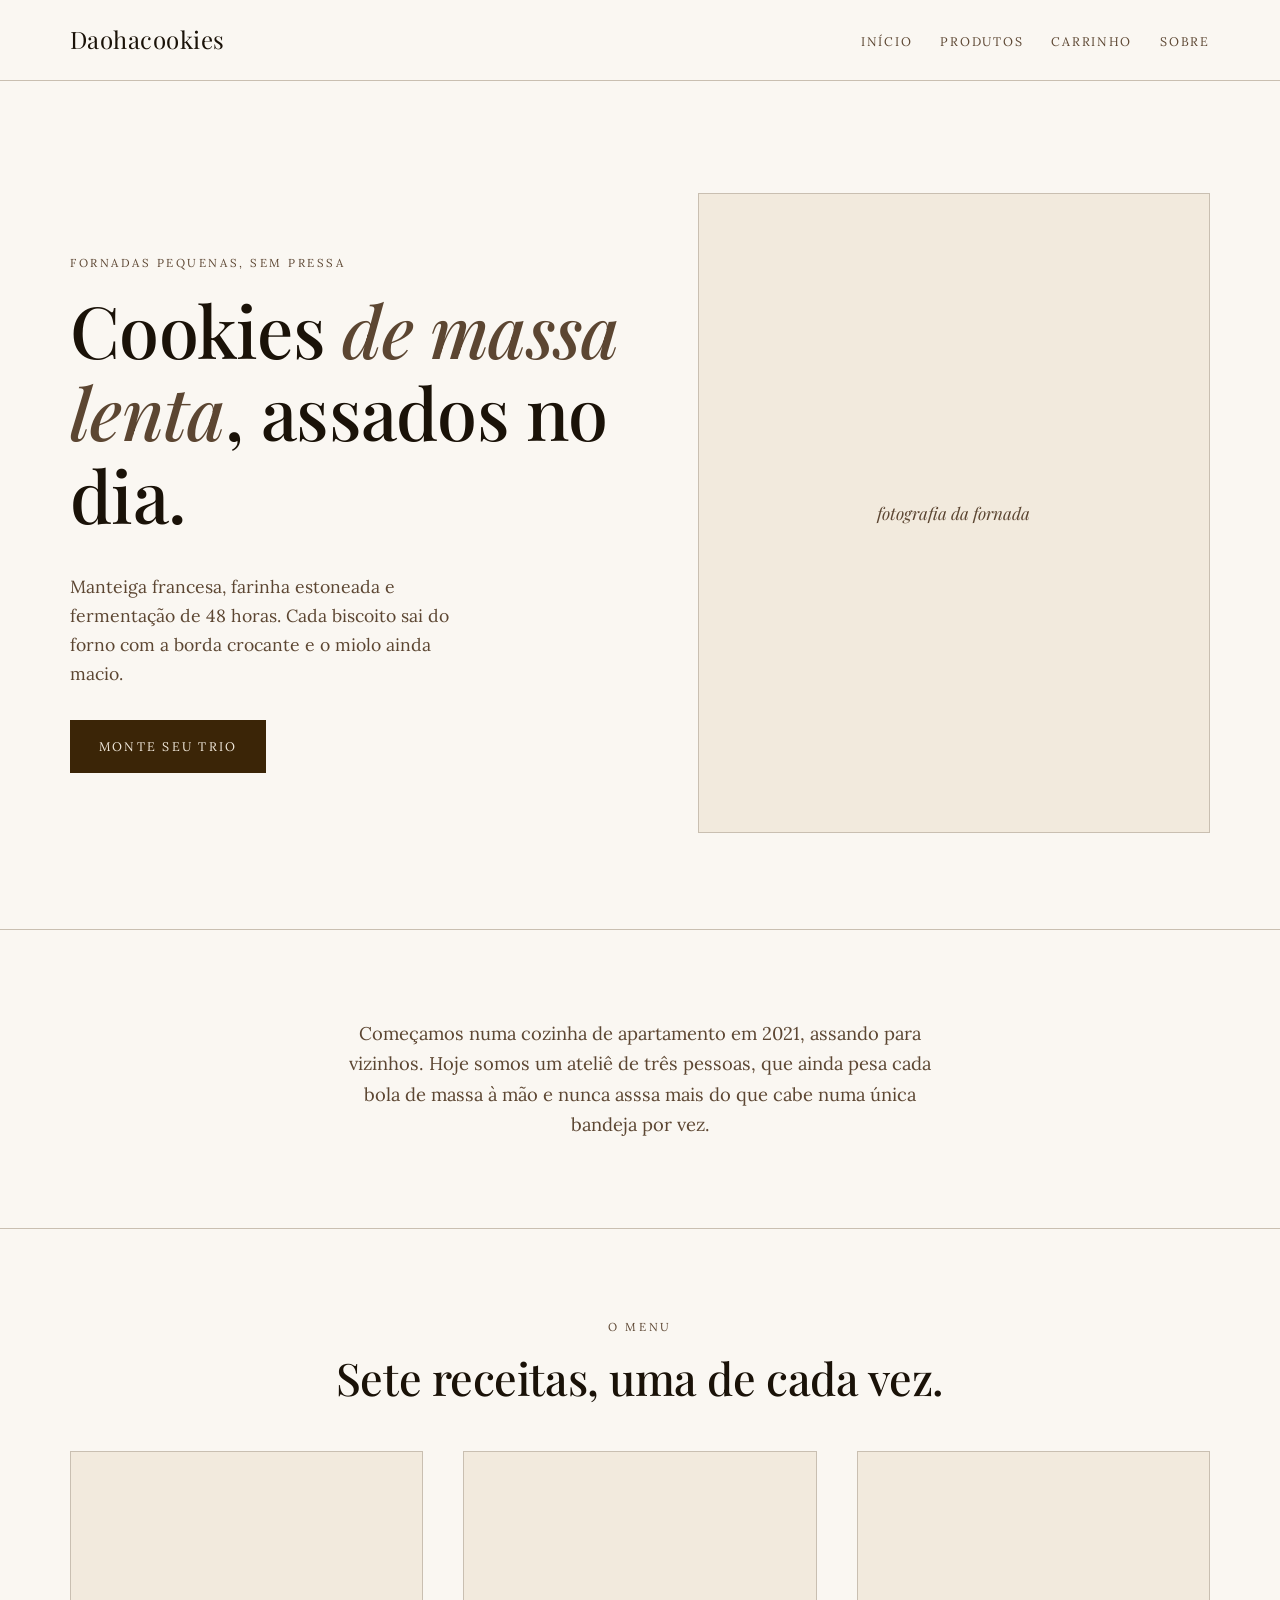
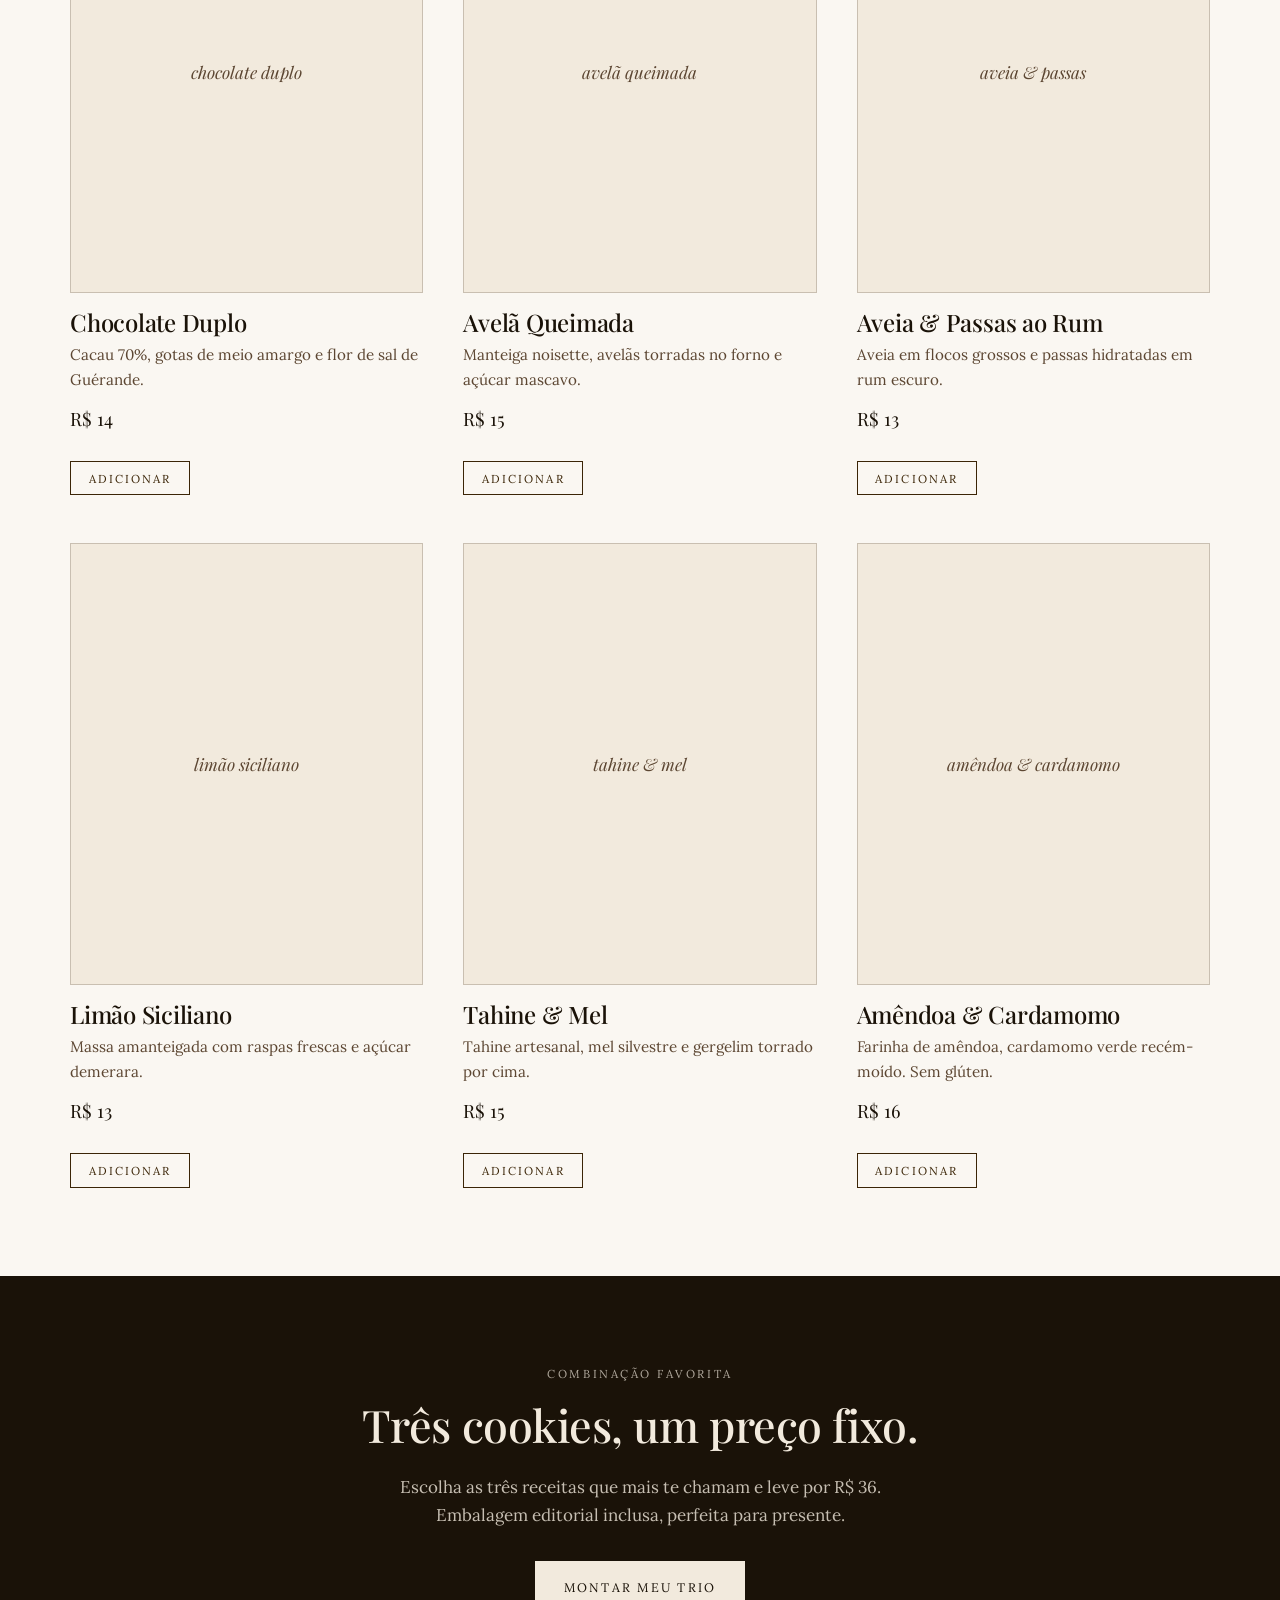
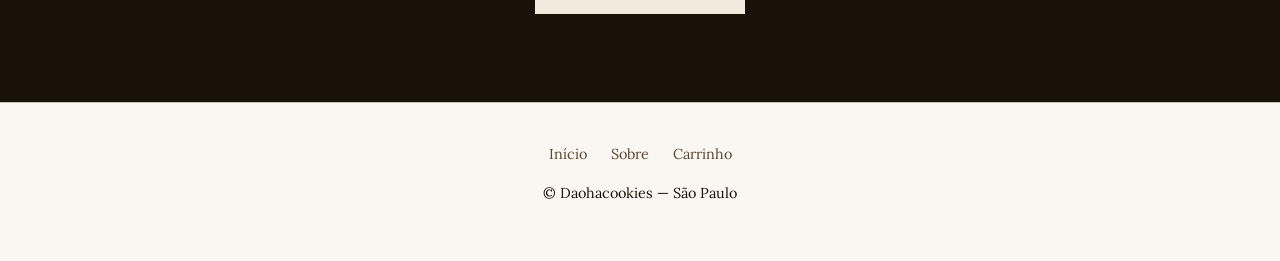
<file: index.html>
<!doctype html>
<html lang="pt-BR">

<head>
  <meta charset="utf-8" />
  <meta name="viewport" content="width=device-width, initial-scale=1" />
  <title>Daohacookies — Cookies artesanais assados sob encomenda</title>
  <meta name="description" content="Cookies artesanais de massa lenta, assados em pequenas fornadas. Monte seu trio ou escolha do nosso menu editorial.">
  <meta name="author" content="Daohacookies" />

  <meta property="og:type" content="website" />


  <meta name="twitter:card" content="summary_large_image" />



  <link rel="preconnect" href="https://fonts.googleapis.com" />
  <link rel="preconnect" href="https://fonts.gstatic.com" crossorigin />
  <link href="https://fonts.googleapis.com/css2?family=Lora:ital,wght@0,400;0,500;1,400&family=Playfair+Display:ital,wght@0,400;0,500;1,400;1,500&display=swap" rel="stylesheet" />
  <link rel="stylesheet" href="./css/style.css" />
  <script type="module" defer src="./js/app.js"></script>
  <meta property="og:title" content="Forno Lento — Cookies artesanais assados sob encomenda">
  <meta name="twitter:title" content="Forno Lento — Cookies artesanais assados sob encomenda">
  <meta property="og:description" content="Cookies artesanais de massa lenta, assados em pequenas fornadas. Monte seu trio ou escolha do nosso menu editorial.">
  <meta name="twitter:description" content="Cookies artesanais de massa lenta, assados em pequenas fornadas. Monte seu trio ou escolha do nosso menu editorial.">
  <meta property="og:image" content="https://storage.googleapis.com/gpt-engineer-file-uploads/attachments/og-images/34b82ac3-d8a8-46b2-ab25-bfdc445a05ab">
  <meta name="twitter:image" content="https://storage.googleapis.com/gpt-engineer-file-uploads/attachments/og-images/34b82ac3-d8a8-46b2-ab25-bfdc445a05ab">
</head>

<body>
  <header class="site-header">
    <div class="container">
      <a href="./index.html" class="brand">Daohacookies</a>
      <nav class="main-nav" aria-label="Principal">
        <ul>
          <li><a href="">Início</a></li>
          <li><a href="#produtos">Produtos</a></li>
          <li><a href="carrinho.html">Carrinho <span data-cart-count></span></a></li>
          <li><a href="sobre.html">Sobre</a></li>
        </ul>
      </nav>
    </div>
  </header>

  <main>
    <section class="hero">
      <div class="container hero-grid">
        <div>
          <span class="section-eyebrow">Fornadas pequenas, sem pressa</span>
          <h1>Cookies <em>de massa lenta</em>, assados no dia.</h1>
          <p class="lede">Manteiga francesa, farinha estoneada e fermentação de 48 horas. Cada biscoito sai do forno com a borda crocante e o miolo ainda macio.</p>
          <a class="btn" href="trio.html">Monte seu trio</a>
        </div>
        <div class="hero-image" aria-hidden="true">fotografia da fornada</div>
      </div>
    </section>

    <section class="story">
      <div class="container">
        <p>Começamos numa cozinha de apartamento em 2021, assando para vizinhos. Hoje somos um ateliê de três pessoas, que ainda pesa cada bola de massa à mão e nunca asssa mais do que cabe numa única bandeja por vez.</p>
      </div>
    </section>

    <section id="produtos">
      <div class="container">
        <header class="section-head">
          <span class="section-eyebrow">O menu</span>
          <h2>Sete receitas, uma de cada vez.</h2>
        </header>
        <div class="products-grid">
          <article class="product">
            <div class="product-image" aria-hidden="true">chocolate duplo</div>
            <h3>Chocolate Duplo</h3>
            <p class="desc">Cacau 70%, gotas de meio amargo e flor de sal de Guérande.</p>
            <p class="price">R$ 14</p>
            <form data-add-to-cart>
              <input type="hidden" name="id" value="chocolate-duplo" />
              <input type="hidden" name="name" value="Chocolate Duplo" />
              <input type="hidden" name="price" value="1400" />
              <button type="submit" class="btn-add">Adicionar</button>
            </form>
          </article>
          <article class="product">
            <div class="product-image" aria-hidden="true">avelã queimada</div>
            <h3>Avelã Queimada</h3>
            <p class="desc">Manteiga noisette, avelãs torradas no forno e açúcar mascavo.</p>
            <p class="price">R$ 15</p>
            <form data-add-to-cart>
              <input type="hidden" name="id" value="avela-queimada" />
              <input type="hidden" name="name" value="Avelã Queimada" />
              <input type="hidden" name="price" value="1500" />
              <button type="submit" class="btn-add">Adicionar</button>
            </form>
          </article>
          <article class="product">
            <div class="product-image" aria-hidden="true">aveia & passas</div>
            <h3>Aveia & Passas ao Rum</h3>
            <p class="desc">Aveia em flocos grossos e passas hidratadas em rum escuro.</p>
            <p class="price">R$ 13</p>
            <form data-add-to-cart>
              <input type="hidden" name="id" value="aveia-passas" />
              <input type="hidden" name="name" value="Aveia & Passas ao Rum" />
              <input type="hidden" name="price" value="1300" />
              <button type="submit" class="btn-add">Adicionar</button>
            </form>
          </article>
          <article class="product">
            <div class="product-image" aria-hidden="true">limão siciliano</div>
            <h3>Limão Siciliano</h3>
            <p class="desc">Massa amanteigada com raspas frescas e açúcar demerara.</p>
            <p class="price">R$ 13</p>
            <form data-add-to-cart>
              <input type="hidden" name="id" value="limao-siciliano" />
              <input type="hidden" name="name" value="Limão Siciliano" />
              <input type="hidden" name="price" value="1300" />
              <button type="submit" class="btn-add">Adicionar</button>
            </form>
          </article>
          <article class="product">
            <div class="product-image" aria-hidden="true">tahine & mel</div>
            <h3>Tahine & Mel</h3>
            <p class="desc">Tahine artesanal, mel silvestre e gergelim torrado por cima.</p>
            <p class="price">R$ 15</p>
            <form data-add-to-cart>
              <input type="hidden" name="id" value="tahine-mel" />
              <input type="hidden" name="name" value="Tahine & Mel" />
              <input type="hidden" name="price" value="1500" />
              <button type="submit" class="btn-add">Adicionar</button>
            </form>
          </article>
          <article class="product">
            <div class="product-image" aria-hidden="true">amêndoa & cardamomo</div>
            <h3>Amêndoa & Cardamomo</h3>
            <p class="desc">Farinha de amêndoa, cardamomo verde recém-moído. Sem glúten.</p>
            <p class="price">R$ 16</p>
            <form data-add-to-cart>
              <input type="hidden" name="id" value="amendoa-cardamomo" />
              <input type="hidden" name="name" value="Amêndoa & Cardamomo" />
              <input type="hidden" name="price" value="1600" />
              <button type="submit" class="btn-add">Adicionar</button>
            </form>
          </article>
        </div>
      </div>
    </section>

    <section class="cta-band">
      <div class="container">
        <span class="section-eyebrow" style="color:var(--cream);opacity:.7">Combinação favorita</span>
        <h2>Três cookies, um preço fixo.</h2>
        <p>Escolha as três receitas que mais te chamam e leve por R$ 36. Embalagem editorial inclusa, perfeita para presente.</p>
        <a class="btn" href="trio.html">Montar meu trio</a>
      </div>
    </section>
  </main>

  <footer class="site-footer">
    <div class="container">
      <ul>
        <li><a href="">Início</a></li>
        <li><a href=".sobre.html">Sobre</a></li>
        <li><a href=".carrinho.html">Carrinho</a></li>
      </ul>
      <p>© Daohacookies — São Paulo</p>
    </div>
  </footer>
</body>

</html>
</file>
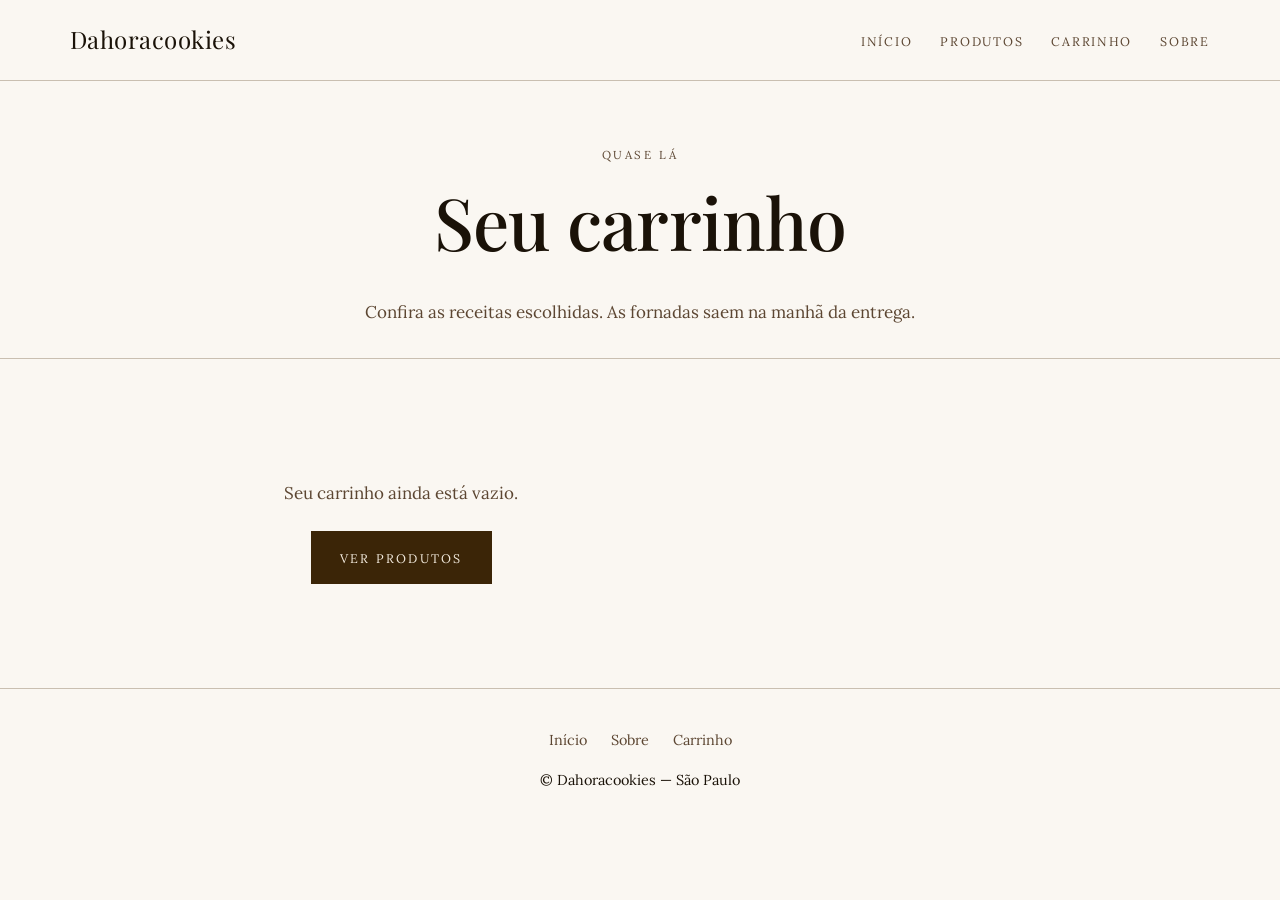
<file: carrinho.html>
<!doctype html>
<html lang="pt-BR">

<head>
  <meta charset="utf-8" />
  <meta name="viewport" content="width=device-width, initial-scale=1" />
  <title>Seu carrinho — Dahoracookies</title>
  <meta name="description" content="Revise os cookies escolhidos antes de finalizar a compra." />
  <link rel="preconnect" href="https://fonts.googleapis.com" />
  <link rel="preconnect" href="https://fonts.gstatic.com" crossorigin />
  <link href="https://fonts.googleapis.com/css2?family=Lora:ital,wght@0,400;0,500;1,400&family=Playfair+Display:ital,wght@0,400;0,500;1,400;1,500&display=swap" rel="stylesheet" />
  <link rel="stylesheet" href="./css/style.css" />
  <script type="module" defer src="./js/app.js"></script>
</head>

<body>
  <header class="site-header">
    <div class="container">
      <a href="/" class="brand">Dahoracookies</a>
      <nav class="main-nav" aria-label="Principal">
        <ul>
          <li><a href="/">Início</a></li>
          <li><a href="/#produtos">Produtos</a></li>
          <li><a href="carrinho.html">Carrinho <span data-cart-count></span></a></li>
          <li><a href="sobre.html">Sobre</a></li>
        </ul>
      </nav>
    </div>
  </header>

  <main>
    <section class="page-head">
      <div class="container">
        <span class="section-eyebrow">Quase lá</span>
        <h1>Seu carrinho</h1>
        <p>Confira as receitas escolhidas. As fornadas saem na manhã da entrega.</p>
      </div>
    </section>

    <section>
      <div class="container cart-wrap">
        <div data-cart-wrap>
          <table class="cart-table" aria-label="Itens no carrinho">
            <thead>
              <tr>
                <th>Item</th>
                <th class="num">Qtd</th>
                <th class="num">Unitário</th>
                <th class="num">Total</th>
              </tr>
            </thead>
            <tbody data-cart-body></tbody>
          </table>
        </div>

        <div class="cart-empty" data-cart-empty style="display:none">
          <p>Seu carrinho ainda está vazio.</p>
          <a class="btn" href="/#produtos">Ver produtos</a>
        </div>

        <aside class="summary" aria-label="Resumo do pedido" data-cart-summary-block>
          <h2>Resumo</h2>
          <div class="row"><span>Subtotal</span><span data-cart-subtotal>R$ 0,00</span></div>
          <div class="row"><span>Entrega</span><span data-cart-delivery>R$ 0,00</span></div>
          <div class="row total"><span>Total</span><span data-cart-total>R$ 0,00</span></div>
          <div class="actions">
            <a class="btn" href="checkout.html">Finalizar compra</a>
            <a class="btn btn-ghost" href="/#produtos">Continuar comprando</a>
          </div>
        </aside>
      </div>
    </section>
  </main>

  <footer class="site-footer">
    <div class="container">
      <ul>
        <li><a href="/">Início</a></li>
        <li><a href="sobre.html">Sobre</a></li>
        <li><a href="carrinho.html">Carrinho</a></li>
      </ul>
      <p>© Dahoracookies — São Paulo</p>
    </div>
  </footer>
</body>

</html>
</file>
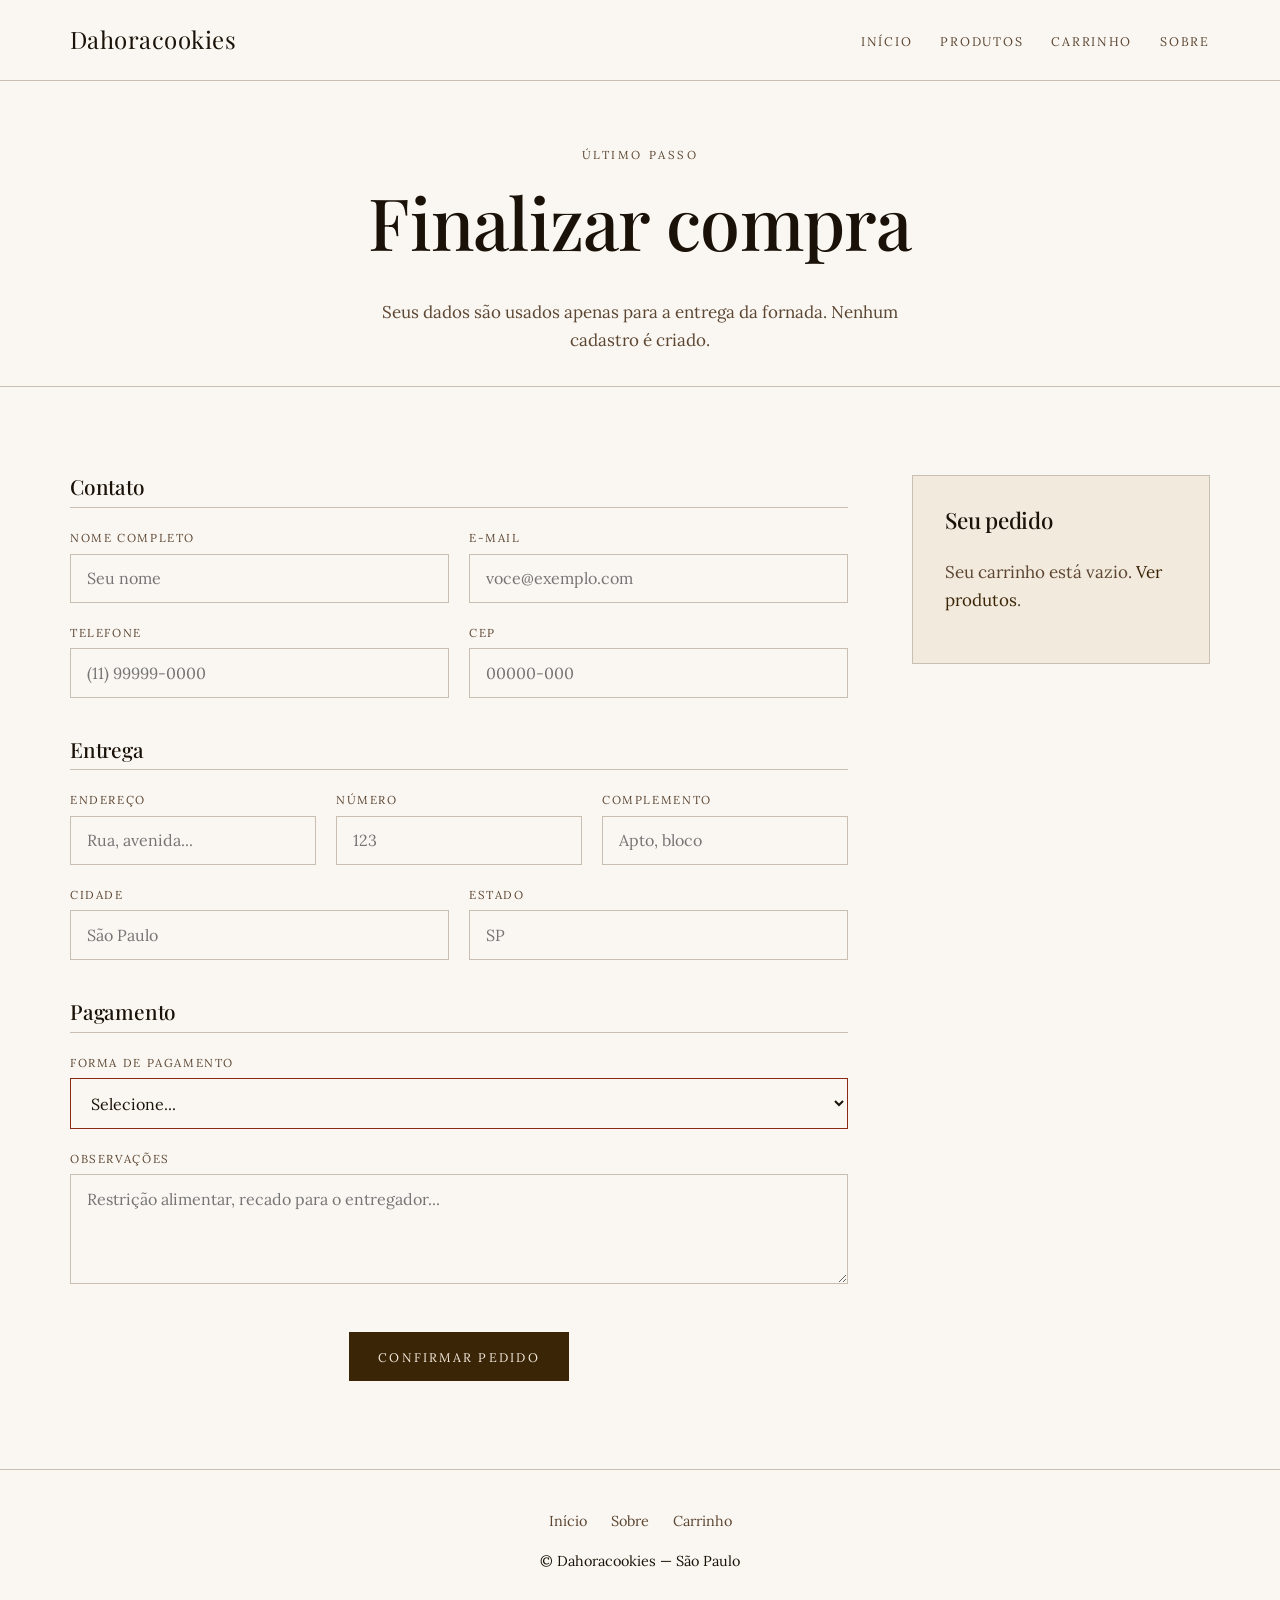
<file: checkout.html>
<!doctype html>
<html lang="pt-BR">

<head>
  <meta charset="utf-8" />
  <meta name="viewport" content="width=device-width, initial-scale=1" />
  <title>Checkout — Dahoracookies</title>
  <meta name="description" content="Finalize seu pedido de cookies artesanais." />
  <link rel="preconnect" href="https://fonts.googleapis.com" />
  <link rel="preconnect" href="https://fonts.gstatic.com" crossorigin />
  <link href="https://fonts.googleapis.com/css2?family=Lora:ital,wght@0,400;0,500;1,400&family=Playfair+Display:ital,wght@0,400;0,500;1,400;1,500&display=swap" rel="stylesheet" />
  <link rel="stylesheet" href="./css/style.css" />
  <script type="module" defer src="./js/app.js"></script>
</head>

<body>
  <header class="site-header">
    <div class="container">
      <a href="/" class="brand">Dahoracookies</a>
      <nav class="main-nav" aria-label="Principal">
        <ul>
          <li><a href="/">Início</a></li>
          <li><a href="/#produtos">Produtos</a></li>
          <li><a href="carrinho.html">Carrinho <span data-cart-count></span></a></li>
          <li><a href="sobre.html">Sobre</a></li>
        </ul>
      </nav>
    </div>
  </header>

  <main>
    <section class="page-head">
      <div class="container">
        <span class="section-eyebrow">Último passo</span>
        <h1>Finalizar compra</h1>
        <p>Seus dados são usados apenas para a entrega da fornada. Nenhum cadastro é criado.</p>
      </div>
    </section>

    <section>
      <div class="container checkout-wrap">
        <form data-checkout-form novalidate>
          <div class="field-group">
            <h2>Contato</h2>
            <div class="fields cols-2">
              <div class="field">
                <label for="nome">Nome completo</label>
                <input id="nome" name="nome" type="text" required minlength="3" placeholder="Seu nome" />
              </div>
              <div class="field">
                <label for="email">E-mail</label>
                <input id="email" name="email" type="email" required placeholder="voce@exemplo.com" />
              </div>
              <div class="field">
                <label for="telefone">Telefone</label>
                <input id="telefone" name="telefone" type="tel" required pattern="[0-9\s\(\)\-\+]{10,}" placeholder="(11) 99999-0000" />
              </div>
              <div class="field">
                <label for="cep">CEP</label>
                <input id="cep" name="cep" type="text" required pattern="\d{5}-?\d{3}" placeholder="00000-000" />
              </div>
            </div>
          </div>

          <div class="field-group">
            <h2>Entrega</h2>
            <div class="fields cols-3">
              <div class="field">
                <label for="endereco">Endereço</label>
                <input id="endereco" name="endereco" type="text" required placeholder="Rua, avenida..." />
              </div>
              <div class="field">
                <label for="numero">Número</label>
                <input id="numero" name="numero" type="text" required placeholder="123" />
              </div>
              <div class="field">
                <label for="complemento">Complemento</label>
                <input id="complemento" name="complemento" type="text" placeholder="Apto, bloco" />
              </div>
            </div>
            <div class="fields cols-2" style="margin-top:1.25rem">
              <div class="field">
                <label for="cidade">Cidade</label>
                <input id="cidade" name="cidade" type="text" required placeholder="São Paulo" />
              </div>
              <div class="field">
                <label for="estado">Estado</label>
                <input id="estado" name="estado" type="text" required minlength="2" maxlength="2" placeholder="SP" />
              </div>
            </div>
          </div>

          <div class="field-group">
            <h2>Pagamento</h2>
            <div class="fields">
              <div class="field">
                <label for="pagamento">Forma de pagamento</label>
                <select id="pagamento" name="pagamento" required>
                  <option value="">Selecione...</option>
                  <option value="pix">Pix</option>
                  <option value="cartao">Cartão de crédito</option>
                  <option value="boleto">Boleto bancário</option>
                </select>
              </div>
              <div class="field">
                <label for="observacoes">Observações</label>
                <textarea id="observacoes" name="observacoes" placeholder="Restrição alimentar, recado para o entregador..."></textarea>
              </div>
            </div>
          </div>

          <div class="form-actions">
            <button class="btn" type="submit">Confirmar pedido</button>
          </div>
        </form>

        <aside class="summary" aria-label="Resumo do pedido" data-cart-summary>
          <h2>Seu pedido</h2>
        </aside>
      </div>
    </section>
  </main>

  <footer class="site-footer">
    <div class="container">
      <ul>
        <li><a href="/">Início</a></li>
        <li><a href="sobre.html">Sobre</a></li>
        <li><a href="carrinho.html">Carrinho</a></li>
      </ul>
      <p>© Dahoracookies — São Paulo</p>
    </div>
  </footer>
</body>

</html>
</file>
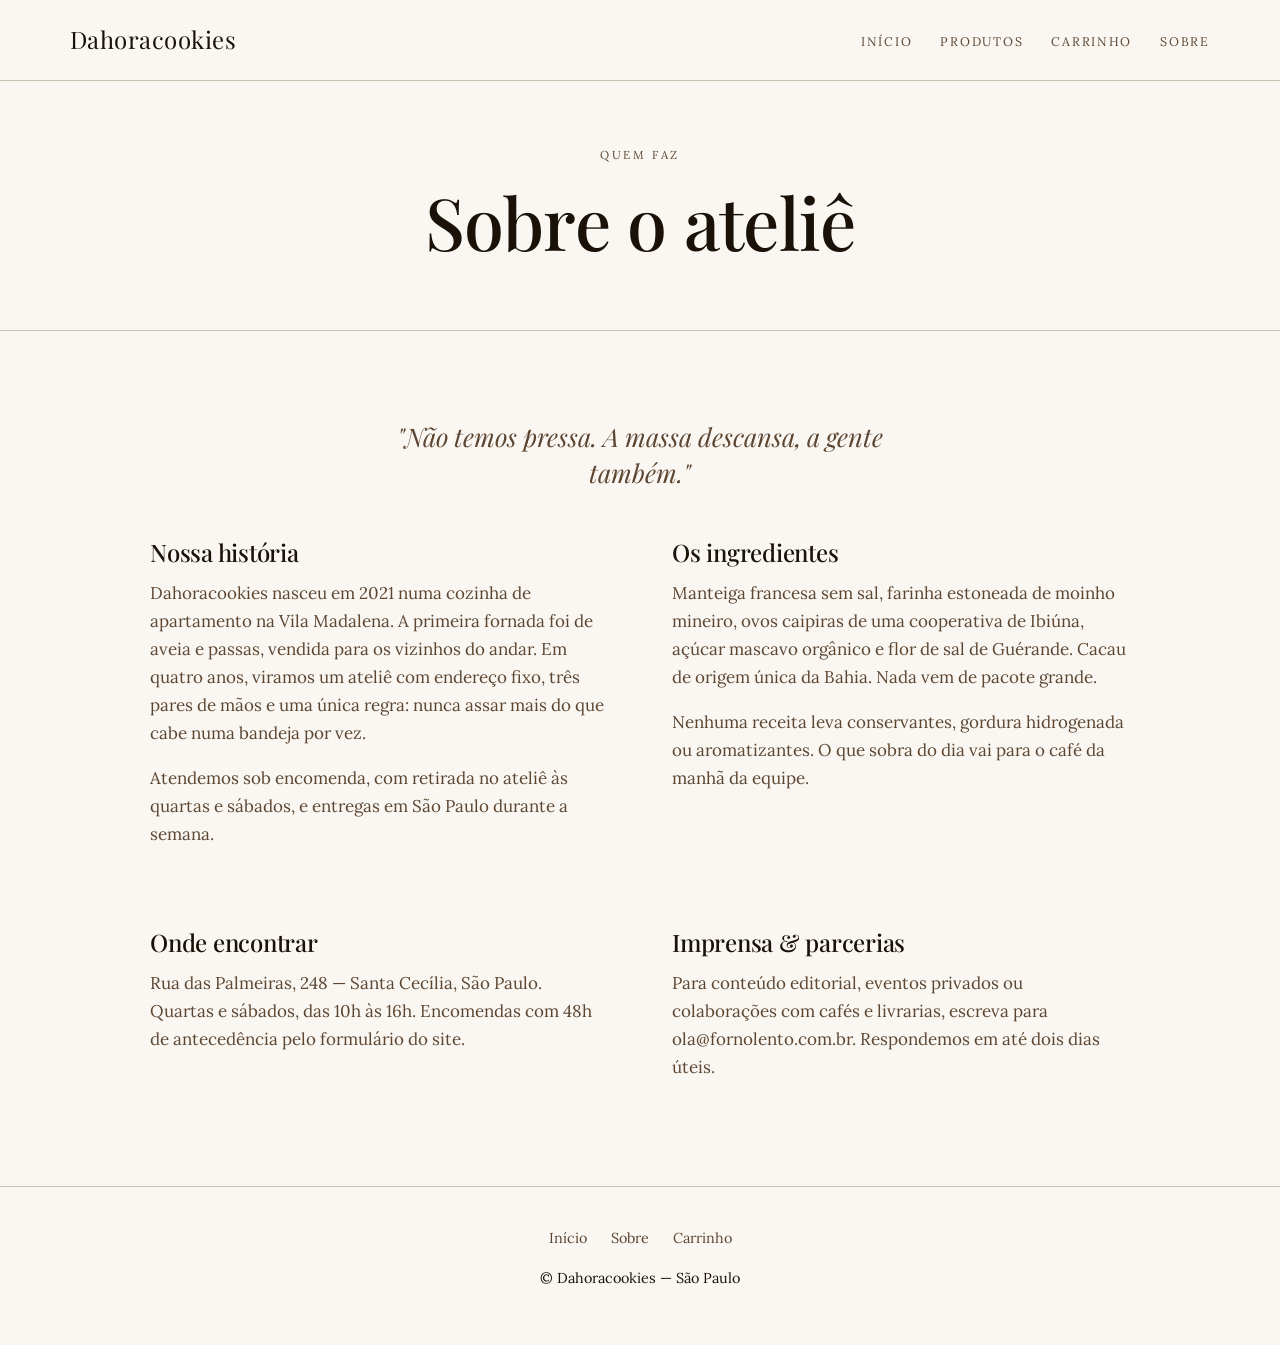
<file: sobre.html>
<!doctype html>
<html lang="pt-BR">

<head>
  <meta charset="utf-8" />
  <meta name="viewport" content="width=device-width, initial-scale=1" />
  <title>Dahoracookies</title>
  <meta name="description" content="A história, os ingredientes e os endereços da loja Dahoracookies." />
  <link rel="preconnect" href="https://fonts.googleapis.com" />
  <link rel="preconnect" href="https://fonts.gstatic.com" crossorigin />
  <link href="https://fonts.googleapis.com/css2?family=Lora:ital,wght@0,400;0,500;1,400&family=Playfair+Display:ital,wght@0,400;0,500;1,400;1,500&display=swap" rel="stylesheet" />
  <link rel="stylesheet" href="./css/style.css" />
  <script type="module" defer src="./js/app.js"></script>
</head>

<body>
  <header class="site-header">
    <div class="container">
      <a href="/" class="brand">Dahoracookies</a>
      <nav class="main-nav" aria-label="Principal">
        <ul>
          <li><a href="/">Início</a></li>
          <li><a href="/#produtos">Produtos</a></li>
          <li><a href="carrinho.html">Carrinho <span data-cart-count></span></a></li>
          <li><a href="sobre.html">Sobre</a></li>
        </ul>
      </nav>
    </div>
  </header>

  <main>
    <section class="page-head">
      <div class="container">
        <span class="section-eyebrow">Quem faz</span>
        <h1>Sobre o ateliê</h1>
      </div>
    </section>

    <section>
      <div class="container">
        <p class="about-lede">"Não temos pressa. A massa descansa, a gente também."</p>

        <div class="about-body">
          <div>
            <h2>Nossa história</h2>
            <p>Dahoracookies nasceu em 2021 numa cozinha de apartamento na Vila Madalena. A primeira fornada foi de aveia e passas, vendida para os vizinhos do andar. Em quatro anos, viramos um ateliê com endereço fixo, três pares de mãos e uma única regra: nunca assar mais do que cabe numa bandeja por vez.</p>
            <p>Atendemos sob encomenda, com retirada no ateliê às quartas e sábados, e entregas em São Paulo durante a semana.</p>
          </div>
          <div>
            <h2>Os ingredientes</h2>
            <p>Manteiga francesa sem sal, farinha estoneada de moinho mineiro, ovos caipiras de uma cooperativa de Ibiúna, açúcar mascavo orgânico e flor de sal de Guérande. Cacau de origem única da Bahia. Nada vem de pacote grande.</p>
            <p>Nenhuma receita leva conservantes, gordura hidrogenada ou aromatizantes. O que sobra do dia vai para o café da manhã da equipe.</p>
          </div>
          <div>
            <h2>Onde encontrar</h2>
            <p>Rua das Palmeiras, 248 — Santa Cecília, São Paulo. Quartas e sábados, das 10h às 16h. Encomendas com 48h de antecedência pelo formulário do site.</p>
          </div>
          <div>
            <h2>Imprensa & parcerias</h2>
            <p>Para conteúdo editorial, eventos privados ou colaborações com cafés e livrarias, escreva para ola@fornolento.com.br. Respondemos em até dois dias úteis.</p>
          </div>
        </div>
      </div>
    </section>
  </main>

  <footer class="site-footer">
    <div class="container">
      <ul>
        <li><a href="/">Início</a></li>
        <li><a href="sobre.html">Sobre</a></li>
        <li><a href="carrinho.html">Carrinho</a></li>
      </ul>
      <p>© Dahoracookies — São Paulo</p>
    </div>
  </footer>
</body>

</html>
</file>
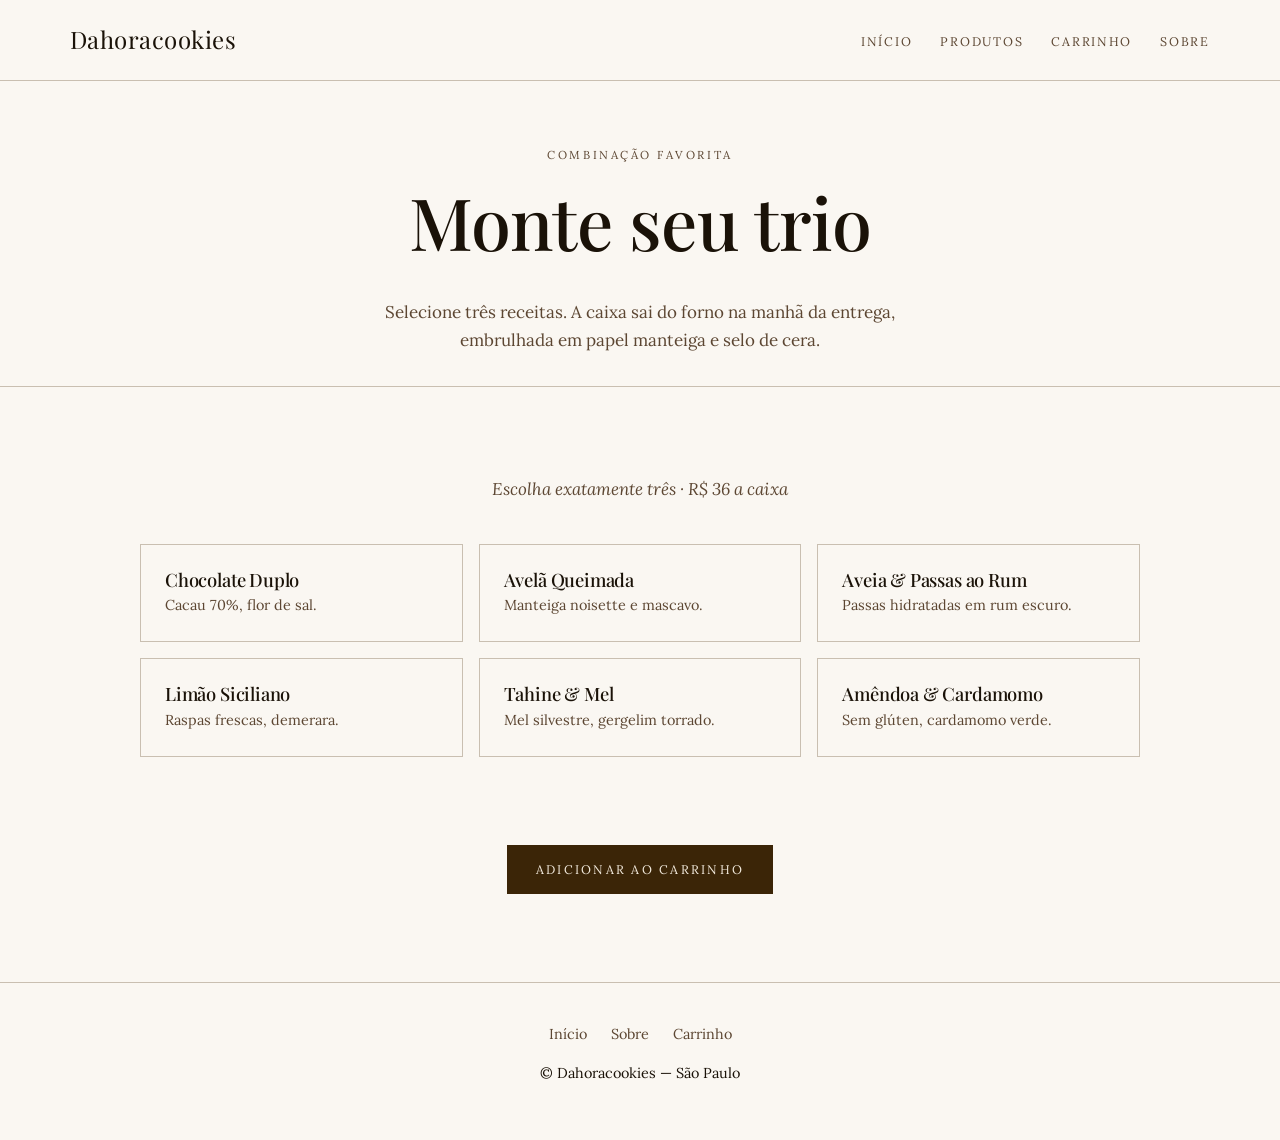
<file: trio.html>
<!doctype html>
<html lang="pt-BR">

<head>
  <meta charset="utf-8" />
  <meta name="viewport" content="width=device-width, initial-scale=1" />
  <title>Monte seu trio — Dahoracookies</title>
  <meta name="description" content="Escolha três cookies do nosso menu e leve por um preço fixo. Embalagem editorial inclusa." />
  <link rel="preconnect" href="https://fonts.googleapis.com" />
  <link rel="preconnect" href="https://fonts.gstatic.com" crossorigin />
  <link href="https://fonts.googleapis.com/css2?family=Lora:ital,wght@0,400;0,500;1,400&family=Playfair+Display:ital,wght@0,400;0,500;1,400;1,500&display=swap" rel="stylesheet" />
  <link rel="stylesheet" href="./css/style.css" />
  <script type="module" defer src="./js/app.js"></script>
</head>

<body>
  <header class="site-header">
    <div class="container">
      <a href="/" class="brand">Dahoracookies</a>
      <nav class="main-nav" aria-label="Principal">
        <ul>
          <li><a href="/">Início</a></li>
          <li><a href="/#produtos">Produtos</a></li>
          <li><a href="carrinho.html">Carrinho <span data-cart-count></span></a></li>
          <li><a href="sobre.html">Sobre</a></li>
        </ul>
      </nav>
    </div>
  </header>

  <main>
    <section class="page-head">
      <div class="container">
        <span class="section-eyebrow">Combinação favorita</span>
        <h1>Monte seu trio</h1>
        <p>Selecione três receitas. A caixa sai do forno na manhã da entrega, embrulhada em papel manteiga e selo de cera.</p>
      </div>
    </section>

    <section>
      <div class="container">
        <form class="trio-form" data-trio-form novalidate>
          <p class="trio-rule">Escolha exatamente três · R$ 36 a caixa</p>

          <div class="trio-grid">
            <div class="trio-option">
              <input type="checkbox" name="cookie" value="chocolate-duplo" id="c1" />
              <label for="c1">
                <h3>Chocolate Duplo</h3>
                <p class="note">Cacau 70%, flor de sal.</p>
              </label>
            </div>
            <div class="trio-option">
              <input type="checkbox" name="cookie" value="avela-queimada" id="c2" />
              <label for="c2">
                <h3>Avelã Queimada</h3>
                <p class="note">Manteiga noisette e mascavo.</p>
              </label>
            </div>
            <div class="trio-option">
              <input type="checkbox" name="cookie" value="aveia-passas" id="c3" />
              <label for="c3">
                <h3>Aveia & Passas ao Rum</h3>
                <p class="note">Passas hidratadas em rum escuro.</p>
              </label>
            </div>
            <div class="trio-option">
              <input type="checkbox" name="cookie" value="limao-siciliano" id="c4" />
              <label for="c4">
                <h3>Limão Siciliano</h3>
                <p class="note">Raspas frescas, demerara.</p>
              </label>
            </div>
            <div class="trio-option">
              <input type="checkbox" name="cookie" value="tahine-mel" id="c5" />
              <label for="c5">
                <h3>Tahine & Mel</h3>
                <p class="note">Mel silvestre, gergelim torrado.</p>
              </label>
            </div>
            <div class="trio-option">
              <input type="checkbox" name="cookie" value="amendoa-cardamomo" id="c6" />
              <label for="c6">
                <h3>Amêndoa & Cardamomo</h3>
                <p class="note">Sem glúten, cardamomo verde.</p>
              </label>
            </div>
          </div>

          <p class="trio-msg" data-trio-msg role="status" aria-live="polite"></p>

          <div class="form-actions">
            <button class="btn" type="submit">Adicionar ao carrinho</button>
          </div>
        </form>
      </div>
    </section>
  </main>

  <footer class="site-footer">
    <div class="container">
      <ul>
        <li><a href="/">Início</a></li>
        <li><a href="sobre.html">Sobre</a></li>
        <li><a href="carrinho.html">Carrinho</a></li>
      </ul>
      <p>© Dahoracookies — São Paulo</p>
    </div>
  </footer>
</body>

</html>
</file>
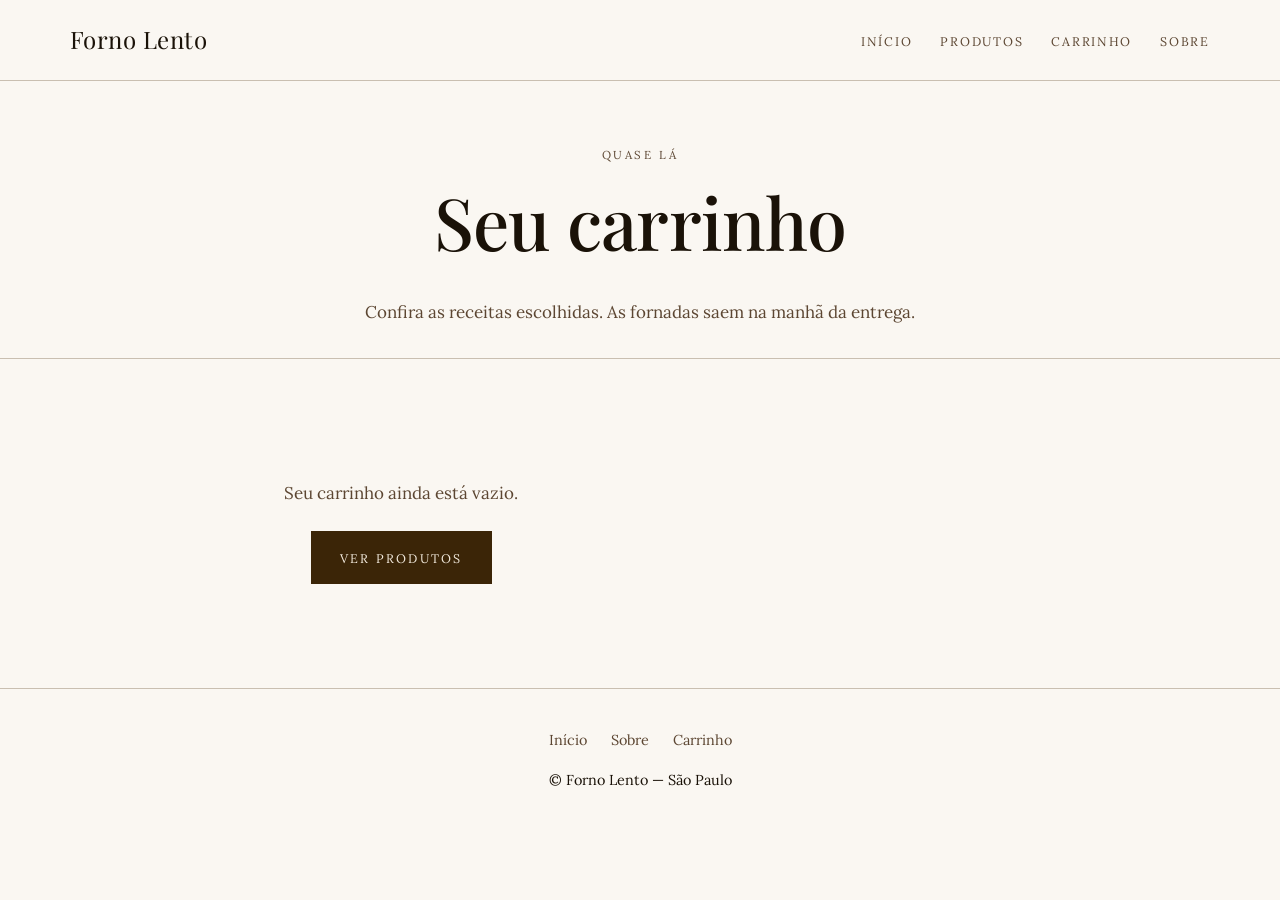
<file: public/carrinho.html>
<!doctype html>
<html lang="pt-BR">

<head>
  <meta charset="utf-8" />
  <meta name="viewport" content="width=device-width, initial-scale=1" />
  <title>Seu carrinho — Forno Lento</title>
  <meta name="description" content="Revise os cookies escolhidos antes de finalizar a compra." />
  <link rel="preconnect" href="https://fonts.googleapis.com" />
  <link rel="preconnect" href="https://fonts.gstatic.com" crossorigin />
  <link href="https://fonts.googleapis.com/css2?family=Lora:ital,wght@0,400;0,500;1,400&family=Playfair+Display:ital,wght@0,400;0,500;1,400;1,500&display=swap" rel="stylesheet" />
  <link rel="stylesheet" href="/css/style.css" />
  <script type="module" defer src="/js/app.js"></script>
</head>

<body>
  <header class="site-header">
    <div class="container">
      <a href="/" class="brand">Forno Lento</a>
      <nav class="main-nav" aria-label="Principal">
        <ul>
          <li><a href="/">Início</a></li>
          <li><a href="/#produtos">Produtos</a></li>
          <li><a href="/carrinho.html">Carrinho <span data-cart-count></span></a></li>
          <li><a href="/sobre.html">Sobre</a></li>
        </ul>
      </nav>
    </div>
  </header>

  <main>
    <section class="page-head">
      <div class="container">
        <span class="section-eyebrow">Quase lá</span>
        <h1>Seu carrinho</h1>
        <p>Confira as receitas escolhidas. As fornadas saem na manhã da entrega.</p>
      </div>
    </section>

    <section>
      <div class="container cart-wrap">
        <div data-cart-wrap>
          <table class="cart-table" aria-label="Itens no carrinho">
            <thead>
              <tr>
                <th>Item</th>
                <th class="num">Qtd</th>
                <th class="num">Unitário</th>
                <th class="num">Total</th>
              </tr>
            </thead>
            <tbody data-cart-body></tbody>
          </table>
        </div>

        <div class="cart-empty" data-cart-empty style="display:none">
          <p>Seu carrinho ainda está vazio.</p>
          <a class="btn" href="/#produtos">Ver produtos</a>
        </div>

        <aside class="summary" aria-label="Resumo do pedido" data-cart-summary-block>
          <h2>Resumo</h2>
          <div class="row"><span>Subtotal</span><span data-cart-subtotal>R$ 0,00</span></div>
          <div class="row"><span>Entrega</span><span data-cart-delivery>R$ 0,00</span></div>
          <div class="row total"><span>Total</span><span data-cart-total>R$ 0,00</span></div>
          <div class="actions">
            <a class="btn" href="/checkout.html">Finalizar compra</a>
            <a class="btn btn-ghost" href="/#produtos">Continuar comprando</a>
          </div>
        </aside>
      </div>
    </section>
  </main>

  <footer class="site-footer">
    <div class="container">
      <ul>
        <li><a href="/">Início</a></li>
        <li><a href="/sobre.html">Sobre</a></li>
        <li><a href="/carrinho.html">Carrinho</a></li>
      </ul>
      <p>© Forno Lento — São Paulo</p>
    </div>
  </footer>
</body>

</html>
</file>
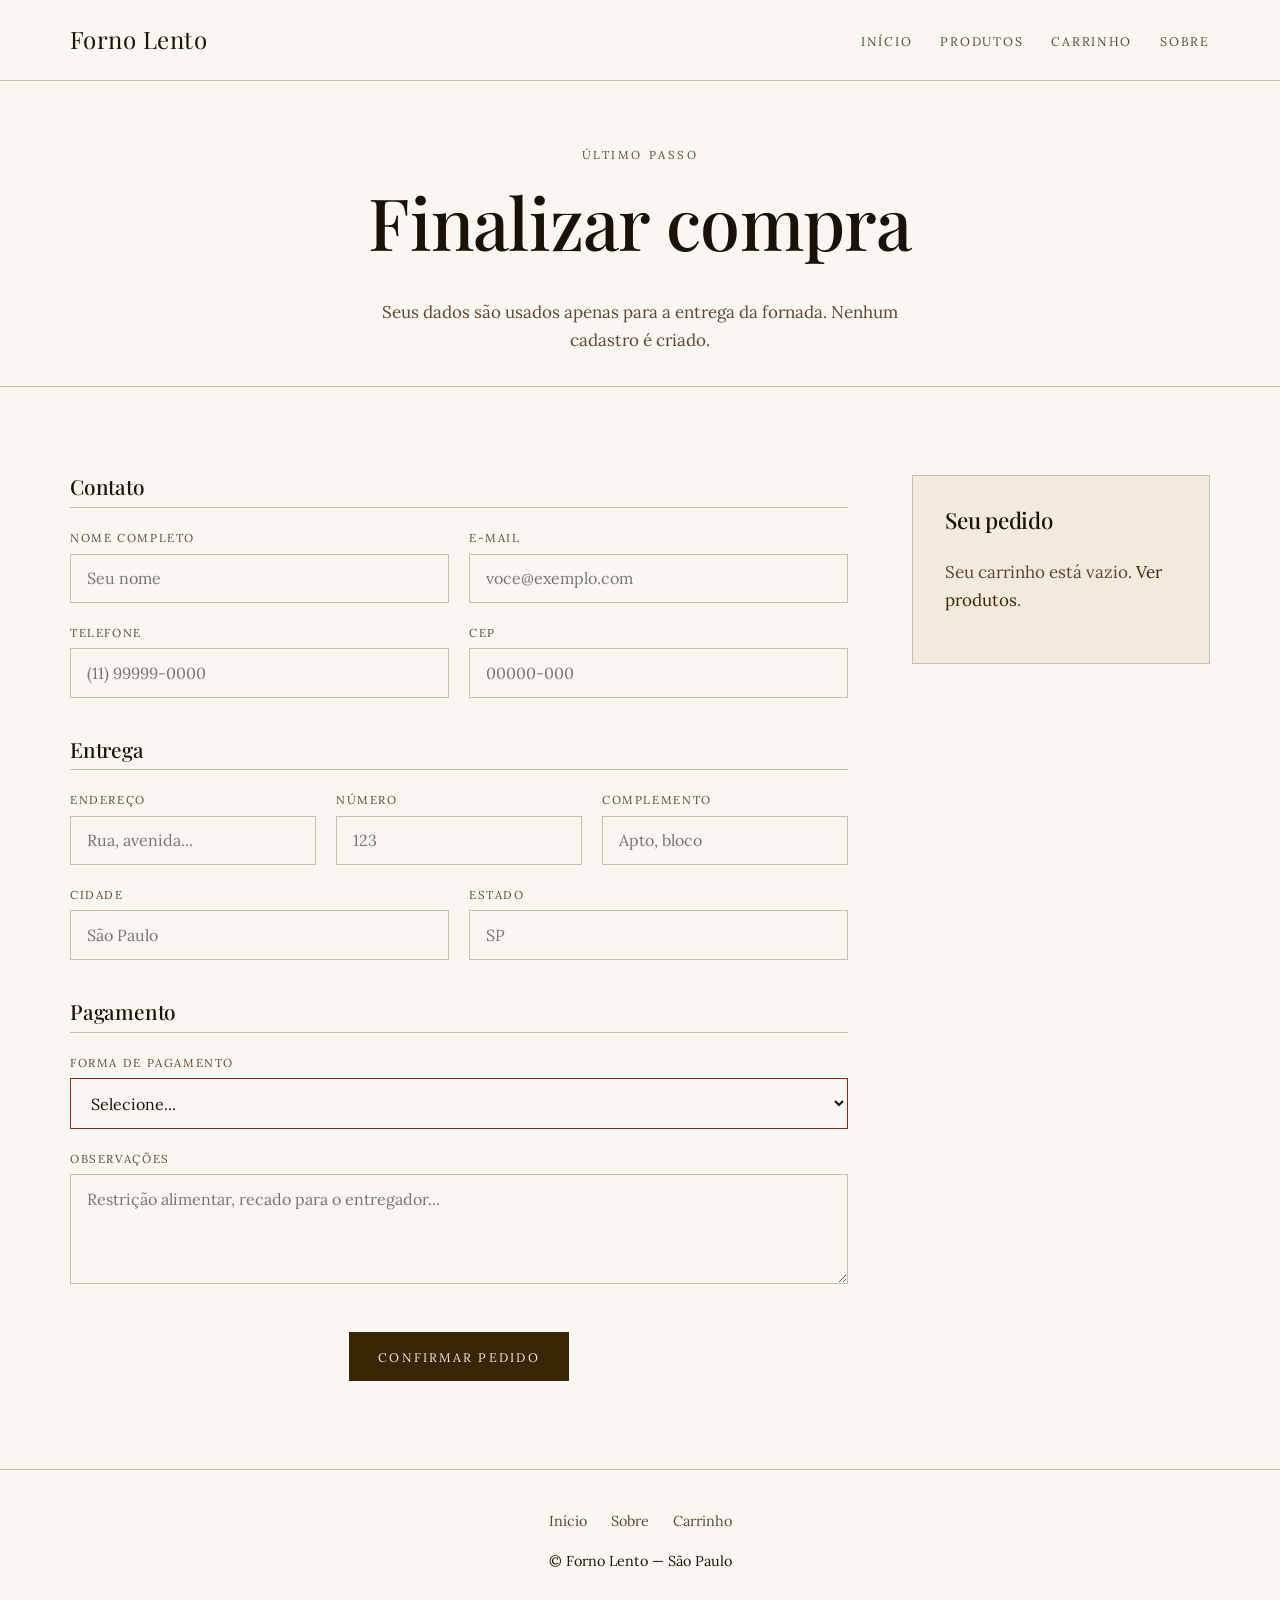
<file: public/checkout.html>
<!doctype html>
<html lang="pt-BR">

<head>
  <meta charset="utf-8" />
  <meta name="viewport" content="width=device-width, initial-scale=1" />
  <title>Checkout — Forno Lento</title>
  <meta name="description" content="Finalize seu pedido de cookies artesanais." />
  <link rel="preconnect" href="https://fonts.googleapis.com" />
  <link rel="preconnect" href="https://fonts.gstatic.com" crossorigin />
  <link href="https://fonts.googleapis.com/css2?family=Lora:ital,wght@0,400;0,500;1,400&family=Playfair+Display:ital,wght@0,400;0,500;1,400;1,500&display=swap" rel="stylesheet" />
  <link rel="stylesheet" href="/css/style.css" />
  <script type="module" defer src="/js/app.js"></script>
</head>

<body>
  <header class="site-header">
    <div class="container">
      <a href="/" class="brand">Forno Lento</a>
      <nav class="main-nav" aria-label="Principal">
        <ul>
          <li><a href="/">Início</a></li>
          <li><a href="/#produtos">Produtos</a></li>
          <li><a href="/carrinho.html">Carrinho <span data-cart-count></span></a></li>
          <li><a href="/sobre.html">Sobre</a></li>
        </ul>
      </nav>
    </div>
  </header>

  <main>
    <section class="page-head">
      <div class="container">
        <span class="section-eyebrow">Último passo</span>
        <h1>Finalizar compra</h1>
        <p>Seus dados são usados apenas para a entrega da fornada. Nenhum cadastro é criado.</p>
      </div>
    </section>

    <section>
      <div class="container checkout-wrap">
        <form data-checkout-form novalidate>
          <div class="field-group">
            <h2>Contato</h2>
            <div class="fields cols-2">
              <div class="field">
                <label for="nome">Nome completo</label>
                <input id="nome" name="nome" type="text" required minlength="3" placeholder="Seu nome" />
              </div>
              <div class="field">
                <label for="email">E-mail</label>
                <input id="email" name="email" type="email" required placeholder="voce@exemplo.com" />
              </div>
              <div class="field">
                <label for="telefone">Telefone</label>
                <input id="telefone" name="telefone" type="tel" required pattern="[0-9\s\(\)\-\+]{10,}" placeholder="(11) 99999-0000" />
              </div>
              <div class="field">
                <label for="cep">CEP</label>
                <input id="cep" name="cep" type="text" required pattern="\d{5}-?\d{3}" placeholder="00000-000" />
              </div>
            </div>
          </div>

          <div class="field-group">
            <h2>Entrega</h2>
            <div class="fields cols-3">
              <div class="field">
                <label for="endereco">Endereço</label>
                <input id="endereco" name="endereco" type="text" required placeholder="Rua, avenida..." />
              </div>
              <div class="field">
                <label for="numero">Número</label>
                <input id="numero" name="numero" type="text" required placeholder="123" />
              </div>
              <div class="field">
                <label for="complemento">Complemento</label>
                <input id="complemento" name="complemento" type="text" placeholder="Apto, bloco" />
              </div>
            </div>
            <div class="fields cols-2" style="margin-top:1.25rem">
              <div class="field">
                <label for="cidade">Cidade</label>
                <input id="cidade" name="cidade" type="text" required placeholder="São Paulo" />
              </div>
              <div class="field">
                <label for="estado">Estado</label>
                <input id="estado" name="estado" type="text" required minlength="2" maxlength="2" placeholder="SP" />
              </div>
            </div>
          </div>

          <div class="field-group">
            <h2>Pagamento</h2>
            <div class="fields">
              <div class="field">
                <label for="pagamento">Forma de pagamento</label>
                <select id="pagamento" name="pagamento" required>
                  <option value="">Selecione...</option>
                  <option value="pix">Pix</option>
                  <option value="cartao">Cartão de crédito</option>
                  <option value="boleto">Boleto bancário</option>
                </select>
              </div>
              <div class="field">
                <label for="observacoes">Observações</label>
                <textarea id="observacoes" name="observacoes" placeholder="Restrição alimentar, recado para o entregador..."></textarea>
              </div>
            </div>
          </div>

          <div class="form-actions">
            <button class="btn" type="submit">Confirmar pedido</button>
          </div>
        </form>

        <aside class="summary" aria-label="Resumo do pedido" data-cart-summary>
          <h2>Seu pedido</h2>
        </aside>
      </div>
    </section>
  </main>

  <footer class="site-footer">
    <div class="container">
      <ul>
        <li><a href="/">Início</a></li>
        <li><a href="/sobre.html">Sobre</a></li>
        <li><a href="/carrinho.html">Carrinho</a></li>
      </ul>
      <p>© Forno Lento — São Paulo</p>
    </div>
  </footer>
</body>

</html>
</file>
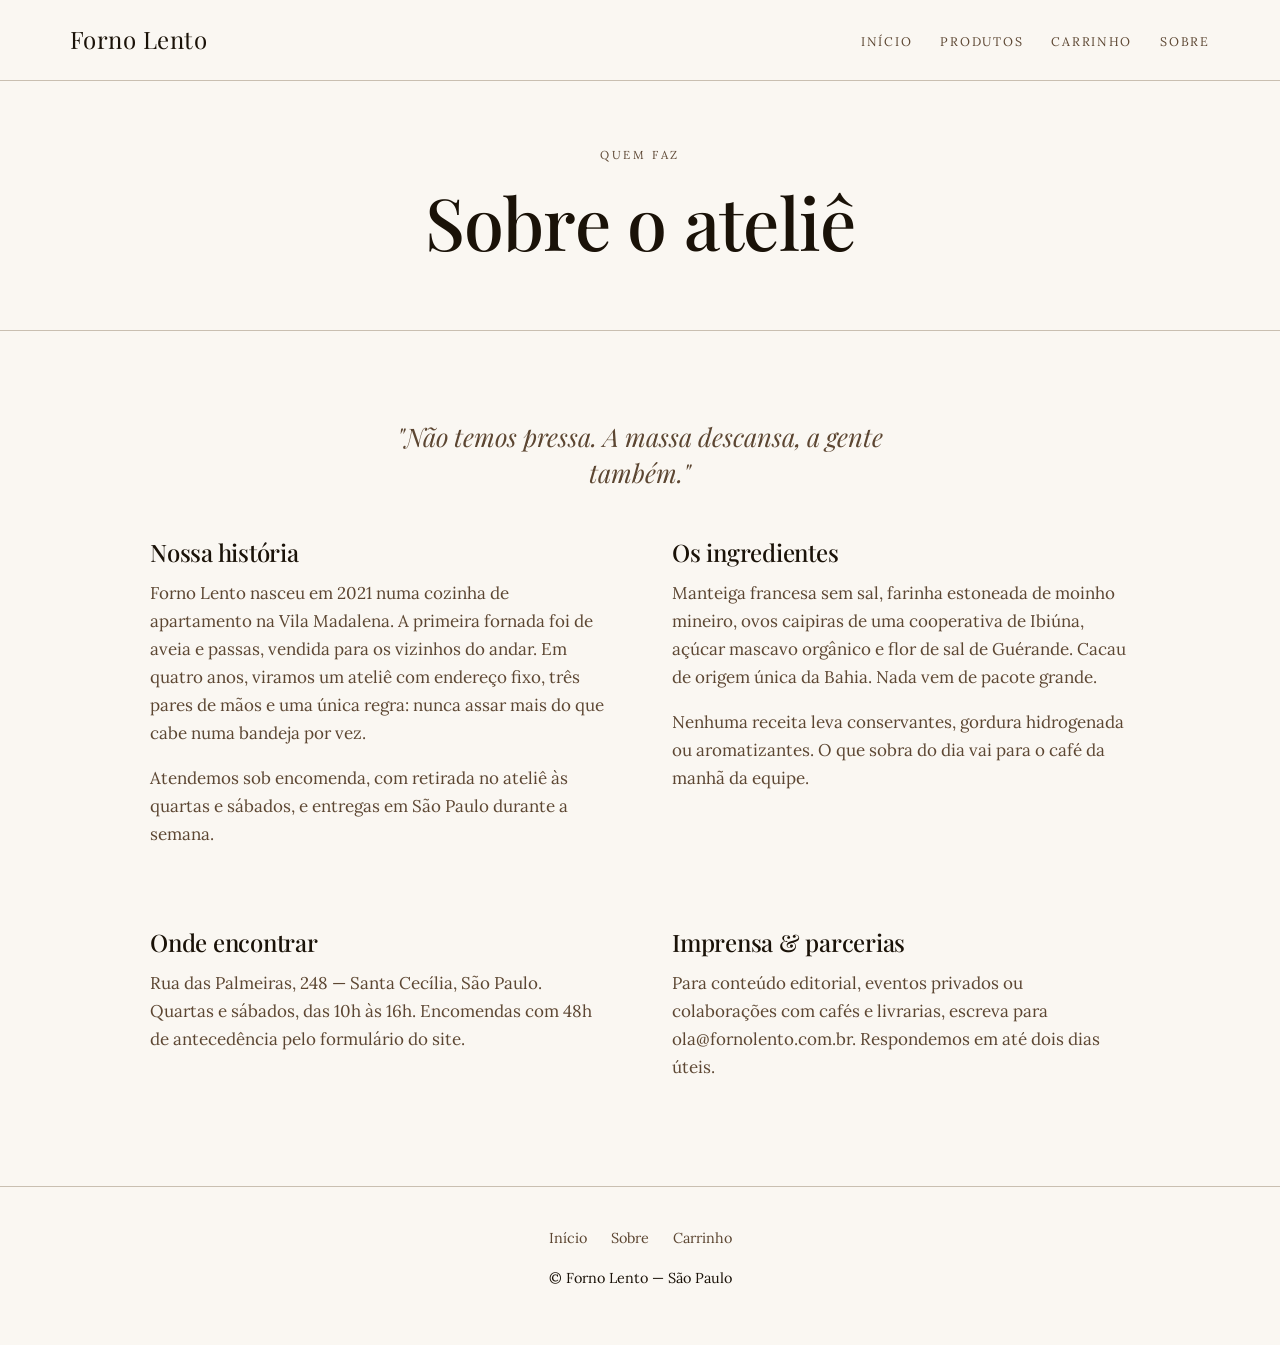
<file: public/sobre.html>
<!doctype html>
<html lang="pt-BR">

<head>
  <meta charset="utf-8" />
  <meta name="viewport" content="width=device-width, initial-scale=1" />
  <title>Sobre — Forno Lento</title>
  <meta name="description" content="A história, os ingredientes e os endereços do ateliê Forno Lento." />
  <link rel="preconnect" href="https://fonts.googleapis.com" />
  <link rel="preconnect" href="https://fonts.gstatic.com" crossorigin />
  <link href="https://fonts.googleapis.com/css2?family=Lora:ital,wght@0,400;0,500;1,400&family=Playfair+Display:ital,wght@0,400;0,500;1,400;1,500&display=swap" rel="stylesheet" />
  <link rel="stylesheet" href="/css/style.css" />
  <script type="module" defer src="/js/app.js"></script>
</head>

<body>
  <header class="site-header">
    <div class="container">
      <a href="/" class="brand">Forno Lento</a>
      <nav class="main-nav" aria-label="Principal">
        <ul>
          <li><a href="/">Início</a></li>
          <li><a href="/#produtos">Produtos</a></li>
          <li><a href="/carrinho.html">Carrinho <span data-cart-count></span></a></li>
          <li><a href="/sobre.html">Sobre</a></li>
        </ul>
      </nav>
    </div>
  </header>

  <main>
    <section class="page-head">
      <div class="container">
        <span class="section-eyebrow">Quem faz</span>
        <h1>Sobre o ateliê</h1>
      </div>
    </section>

    <section>
      <div class="container">
        <p class="about-lede">"Não temos pressa. A massa descansa, a gente também."</p>

        <div class="about-body">
          <div>
            <h2>Nossa história</h2>
            <p>Forno Lento nasceu em 2021 numa cozinha de apartamento na Vila Madalena. A primeira fornada foi de aveia e passas, vendida para os vizinhos do andar. Em quatro anos, viramos um ateliê com endereço fixo, três pares de mãos e uma única regra: nunca assar mais do que cabe numa bandeja por vez.</p>
            <p>Atendemos sob encomenda, com retirada no ateliê às quartas e sábados, e entregas em São Paulo durante a semana.</p>
          </div>
          <div>
            <h2>Os ingredientes</h2>
            <p>Manteiga francesa sem sal, farinha estoneada de moinho mineiro, ovos caipiras de uma cooperativa de Ibiúna, açúcar mascavo orgânico e flor de sal de Guérande. Cacau de origem única da Bahia. Nada vem de pacote grande.</p>
            <p>Nenhuma receita leva conservantes, gordura hidrogenada ou aromatizantes. O que sobra do dia vai para o café da manhã da equipe.</p>
          </div>
          <div>
            <h2>Onde encontrar</h2>
            <p>Rua das Palmeiras, 248 — Santa Cecília, São Paulo. Quartas e sábados, das 10h às 16h. Encomendas com 48h de antecedência pelo formulário do site.</p>
          </div>
          <div>
            <h2>Imprensa & parcerias</h2>
            <p>Para conteúdo editorial, eventos privados ou colaborações com cafés e livrarias, escreva para ola@fornolento.com.br. Respondemos em até dois dias úteis.</p>
          </div>
        </div>
      </div>
    </section>
  </main>

  <footer class="site-footer">
    <div class="container">
      <ul>
        <li><a href="/">Início</a></li>
        <li><a href="/sobre.html">Sobre</a></li>
        <li><a href="/carrinho.html">Carrinho</a></li>
      </ul>
      <p>© Forno Lento — São Paulo</p>
    </div>
  </footer>
</body>

</html>
</file>
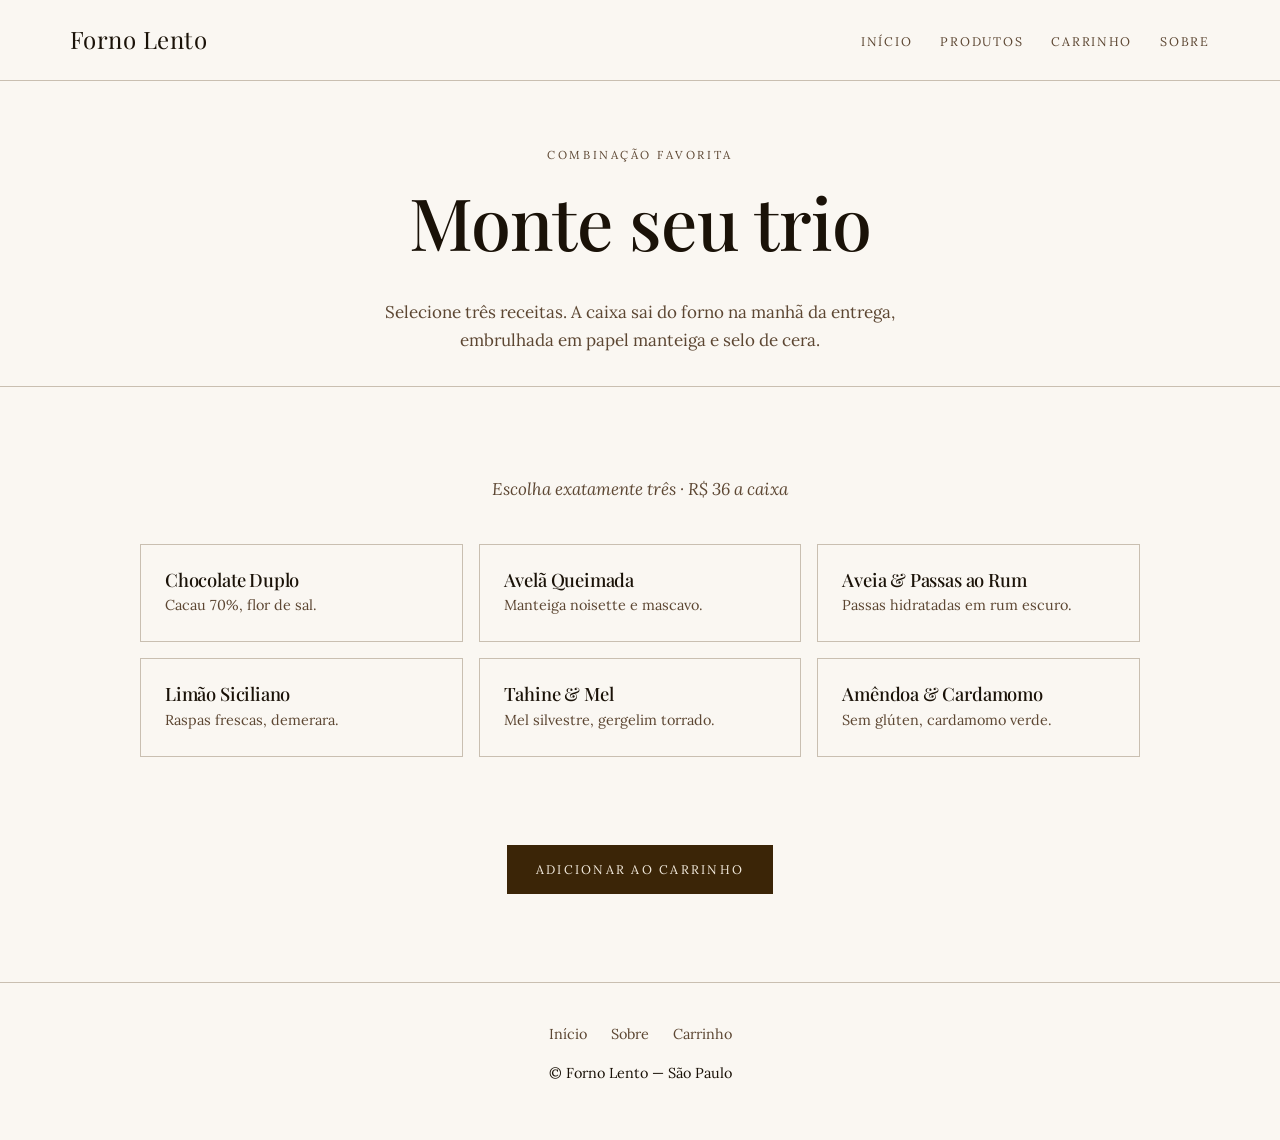
<file: public/trio.html>
<!doctype html>
<html lang="pt-BR">

<head>
  <meta charset="utf-8" />
  <meta name="viewport" content="width=device-width, initial-scale=1" />
  <title>Monte seu trio — Forno Lento</title>
  <meta name="description" content="Escolha três cookies do nosso menu e leve por um preço fixo. Embalagem editorial inclusa." />
  <link rel="preconnect" href="https://fonts.googleapis.com" />
  <link rel="preconnect" href="https://fonts.gstatic.com" crossorigin />
  <link href="https://fonts.googleapis.com/css2?family=Lora:ital,wght@0,400;0,500;1,400&family=Playfair+Display:ital,wght@0,400;0,500;1,400;1,500&display=swap" rel="stylesheet" />
  <link rel="stylesheet" href="/css/style.css" />
  <script type="module" defer src="/js/app.js"></script>
</head>

<body>
  <header class="site-header">
    <div class="container">
      <a href="/" class="brand">Forno Lento</a>
      <nav class="main-nav" aria-label="Principal">
        <ul>
          <li><a href="/">Início</a></li>
          <li><a href="/#produtos">Produtos</a></li>
          <li><a href="/carrinho.html">Carrinho <span data-cart-count></span></a></li>
          <li><a href="/sobre.html">Sobre</a></li>
        </ul>
      </nav>
    </div>
  </header>

  <main>
    <section class="page-head">
      <div class="container">
        <span class="section-eyebrow">Combinação favorita</span>
        <h1>Monte seu trio</h1>
        <p>Selecione três receitas. A caixa sai do forno na manhã da entrega, embrulhada em papel manteiga e selo de cera.</p>
      </div>
    </section>

    <section>
      <div class="container">
        <form class="trio-form" data-trio-form novalidate>
          <p class="trio-rule">Escolha exatamente três · R$ 36 a caixa</p>

          <div class="trio-grid">
            <div class="trio-option">
              <input type="checkbox" name="cookie" value="chocolate-duplo" id="c1" />
              <label for="c1">
                <h3>Chocolate Duplo</h3>
                <p class="note">Cacau 70%, flor de sal.</p>
              </label>
            </div>
            <div class="trio-option">
              <input type="checkbox" name="cookie" value="avela-queimada" id="c2" />
              <label for="c2">
                <h3>Avelã Queimada</h3>
                <p class="note">Manteiga noisette e mascavo.</p>
              </label>
            </div>
            <div class="trio-option">
              <input type="checkbox" name="cookie" value="aveia-passas" id="c3" />
              <label for="c3">
                <h3>Aveia & Passas ao Rum</h3>
                <p class="note">Passas hidratadas em rum escuro.</p>
              </label>
            </div>
            <div class="trio-option">
              <input type="checkbox" name="cookie" value="limao-siciliano" id="c4" />
              <label for="c4">
                <h3>Limão Siciliano</h3>
                <p class="note">Raspas frescas, demerara.</p>
              </label>
            </div>
            <div class="trio-option">
              <input type="checkbox" name="cookie" value="tahine-mel" id="c5" />
              <label for="c5">
                <h3>Tahine & Mel</h3>
                <p class="note">Mel silvestre, gergelim torrado.</p>
              </label>
            </div>
            <div class="trio-option">
              <input type="checkbox" name="cookie" value="amendoa-cardamomo" id="c6" />
              <label for="c6">
                <h3>Amêndoa & Cardamomo</h3>
                <p class="note">Sem glúten, cardamomo verde.</p>
              </label>
            </div>
          </div>

          <p class="trio-msg" data-trio-msg role="status" aria-live="polite"></p>

          <div class="form-actions">
            <button class="btn" type="submit">Adicionar ao carrinho</button>
          </div>
        </form>
      </div>
    </section>
  </main>

  <footer class="site-footer">
    <div class="container">
      <ul>
        <li><a href="/">Início</a></li>
        <li><a href="/sobre.html">Sobre</a></li>
        <li><a href="/carrinho.html">Carrinho</a></li>
      </ul>
      <p>© Forno Lento — São Paulo</p>
    </div>
  </footer>
</body>

</html>
</file>
<file: css/style.css>
/* REAPROVEITADOS EM TODA PÁGINA*/
@import 'css-modules/utilitario.css';
@import 'css-modules/global.css';
@import 'css-modules/componentes.css';
@import 'css-modules/cores.css';

/* LAYOUT*/
@import 'css-modules/container.css';
@import 'css-modules/footer.css';
@import 'css-modules/header.css';

/* PÁGINAS ÚNICAS */
@import 'css-modules/sobre.css';
@import 'css-modules/produto.css';

/* CARRINHO */
@import 'css-modules/carrinho-produto.css';
@import 'css-modules/carrinho.css';
@import 'css-modules/extra-cart-page.css';

/* TRIO-CARRINHO E CHECKOUT */
@import 'css-modules/transacao-checkout.css';
@import 'css-modules/trio-cookie.css';
</file>
